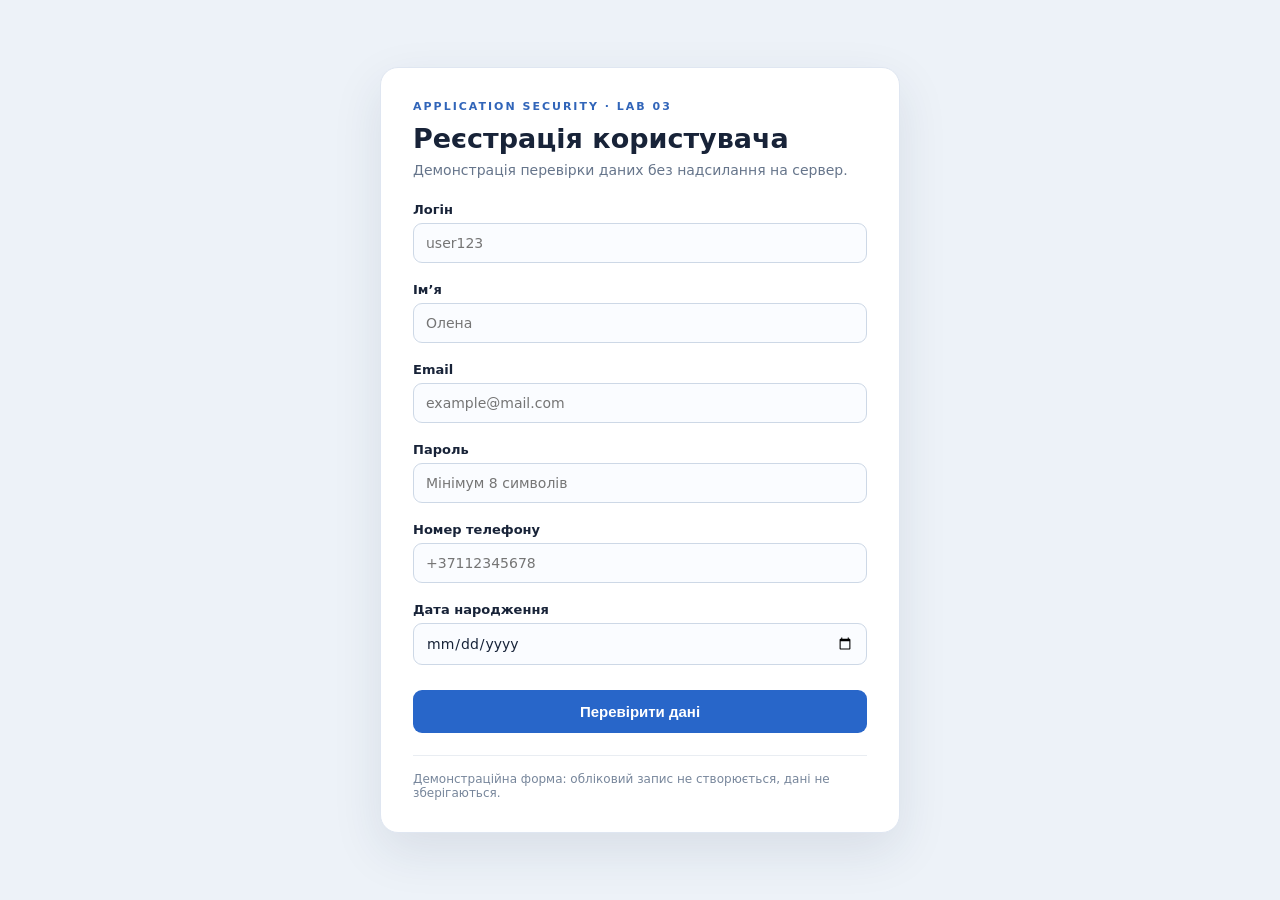
<file: index.html>
<!doctype html>
<html lang="uk">
<head>
  <meta charset="utf-8">
  <meta name="viewport" content="width=device-width, initial-scale=1">
  <title>ЛР №3 | Валідація вхідних даних</title>
  <link rel="stylesheet" href="./static/style.css">
  <script defer src="./static/script.js"></script>
</head>
<body>
  <main class="panel">
    <p class="eyebrow">APPLICATION SECURITY · LAB 03</p>
    <h1>Реєстрація користувача</h1>
    <p class="description">Демонстрація перевірки даних без надсилання на сервер.</p>
    <form id="registration" data-mode="client-only" novalidate>
      <div class="field"><label for="username">Логін</label><input id="username" name="username" autocomplete="username" placeholder="user123" required maxlength="30"><small id="username-error"></small></div>
      <div class="field"><label for="full_name">Ім’я</label><input id="full_name" name="full_name" autocomplete="given-name" placeholder="Олена" required><small id="full_name-error"></small></div>
      <div class="field"><label for="email">Email</label><input id="email" name="email" type="email" autocomplete="email" placeholder="example@mail.com" required><small id="email-error"></small></div>
      <div class="field"><label for="password">Пароль</label><input id="password" name="password" type="password" autocomplete="new-password" placeholder="Мінімум 8 символів" required><small id="password-error"></small></div>
      <div class="field"><label for="phone">Номер телефону</label><input id="phone" name="phone" type="tel" autocomplete="tel" placeholder="+37112345678" required><small id="phone-error"></small></div>
      <div class="field"><label for="birthday">Дата народження</label><input id="birthday" name="birthday" type="date" required><small id="birthday-error"></small></div>
      <button type="submit">Перевірити дані</button>
      <p id="result" role="status" aria-live="polite"></p>
    </form>
    <p class="note">Демонстраційна форма: обліковий запис не створюється, дані не зберігаються.</p>
  </main>
</body>
</html>
</file>
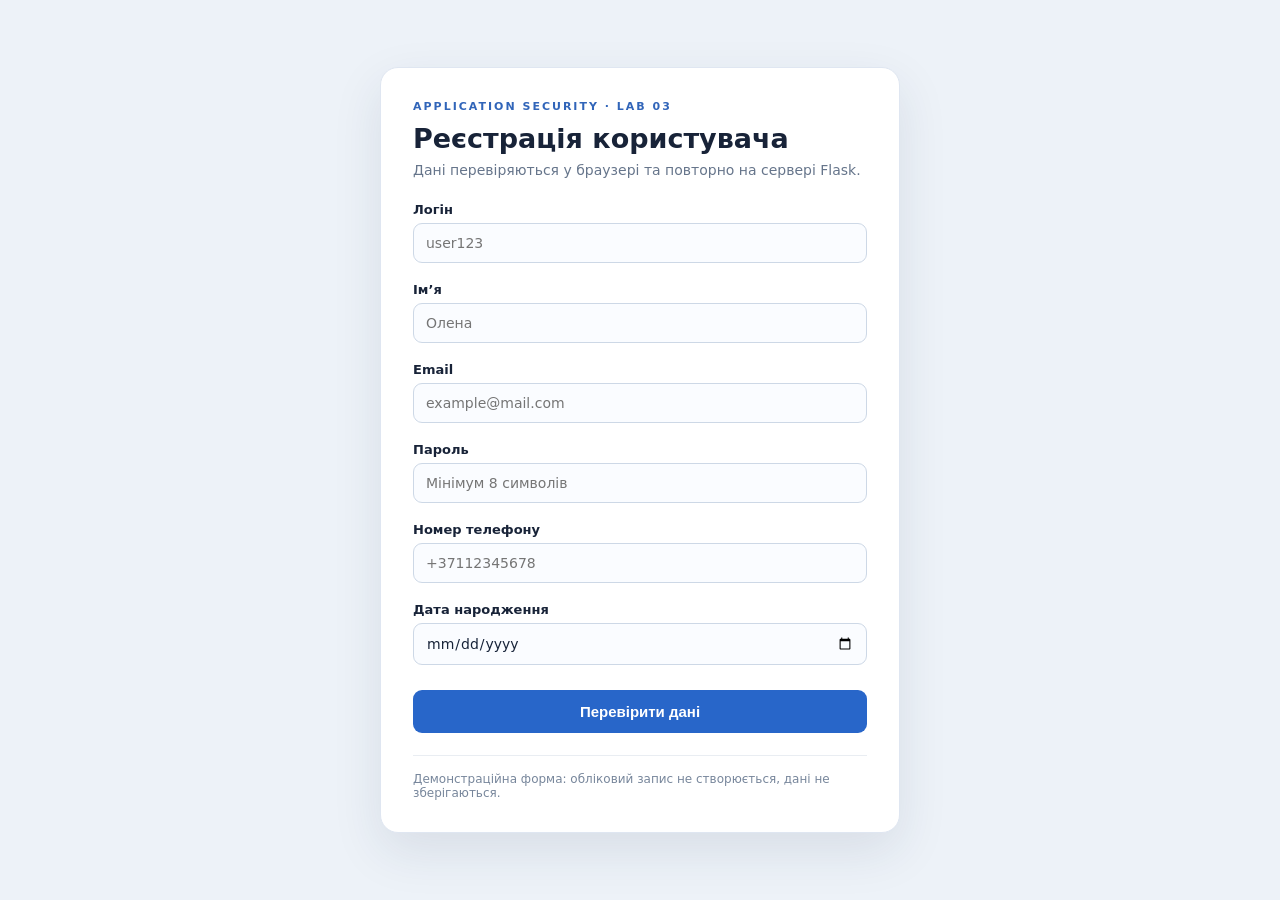
<file: templates/index.html>
<!doctype html>
<html lang="uk">
<head>
  <meta charset="utf-8">
  <meta name="viewport" content="width=device-width, initial-scale=1">
  <title>ЛР №3 | Валідація вхідних даних</title>
  <link rel="stylesheet" href="/static/style.css">
  <script defer src="/static/script.js"></script>
</head>
<body>
  <main class="panel">
    <p class="eyebrow">APPLICATION SECURITY · LAB 03</p>
    <h1>Реєстрація користувача</h1>
    <p class="description">Дані перевіряються у браузері та повторно на сервері Flask.</p>
    <form id="registration" novalidate>
      <div class="field"><label for="username">Логін</label><input id="username" name="username" autocomplete="username" placeholder="user123" required maxlength="30"><small id="username-error"></small></div>
      <div class="field"><label for="full_name">Ім’я</label><input id="full_name" name="full_name" autocomplete="given-name" placeholder="Олена" required><small id="full_name-error"></small></div>
      <div class="field"><label for="email">Email</label><input id="email" name="email" type="email" autocomplete="email" placeholder="example@mail.com" required><small id="email-error"></small></div>
      <div class="field"><label for="password">Пароль</label><input id="password" name="password" type="password" autocomplete="new-password" placeholder="Мінімум 8 символів" required><small id="password-error"></small></div>
      <div class="field"><label for="phone">Номер телефону</label><input id="phone" name="phone" type="tel" autocomplete="tel" placeholder="+37112345678" required><small id="phone-error"></small></div>
      <div class="field"><label for="birthday">Дата народження</label><input id="birthday" name="birthday" type="date" required><small id="birthday-error"></small></div>
      <button type="submit">Перевірити дані</button>
      <p id="result" role="status" aria-live="polite"></p>
    </form>
    <p class="note">Демонстраційна форма: обліковий запис не створюється, дані не зберігаються.</p>
  </main>
</body>
</html>
</file>
<file: static/style.css>
:root {font-family:system-ui,-apple-system,'Segoe UI',sans-serif;color:#182338;background:#edf2f8}*{box-sizing:border-box}body{margin:0;min-height:100vh;display:grid;place-items:center;padding:28px 14px}.panel{background:#fff;border:1px solid #dfe6f1;box-shadow:0 18px 50px #1d35501a;border-radius:18px;padding:32px;width:min(100%,520px)}.eyebrow{font-size:11px;letter-spacing:2px;color:#3165b9;font-weight:800;margin:0 0 10px}h1{font-size:27px;margin:0 0 8px}.description{color:#66758b;margin:0 0 24px;font-size:14px}.field{margin-bottom:14px}label{display:block;font-weight:600;font-size:13px;margin-bottom:6px}input{width:100%;border:1px solid #cdd8e6;border-radius:9px;padding:11px 12px;font:inherit;font-size:14px;background:#fafcff;color:#172338}input:focus{outline:2px solid #74a3e7;outline-offset:1px}input[aria-invalid=true]{border-color:#c7364f;background:#fff8f9}small{display:block;font-size:12px;color:#be2a43;margin-top:4px;min-height:1px}button{width:100%;cursor:pointer;background:#2866c9;color:white;border:0;border-radius:9px;padding:13px;font-weight:700;font-size:15px;margin-top:6px}button:hover{background:#1956b8}#result{font-size:13px;margin:14px 0 0}.fail{color:#b32b41}.success{color:#167548}.note{font-size:12px;color:#77869b;border-top:1px solid #e9edf2;padding-top:16px;margin:22px 0 0}
</file>
